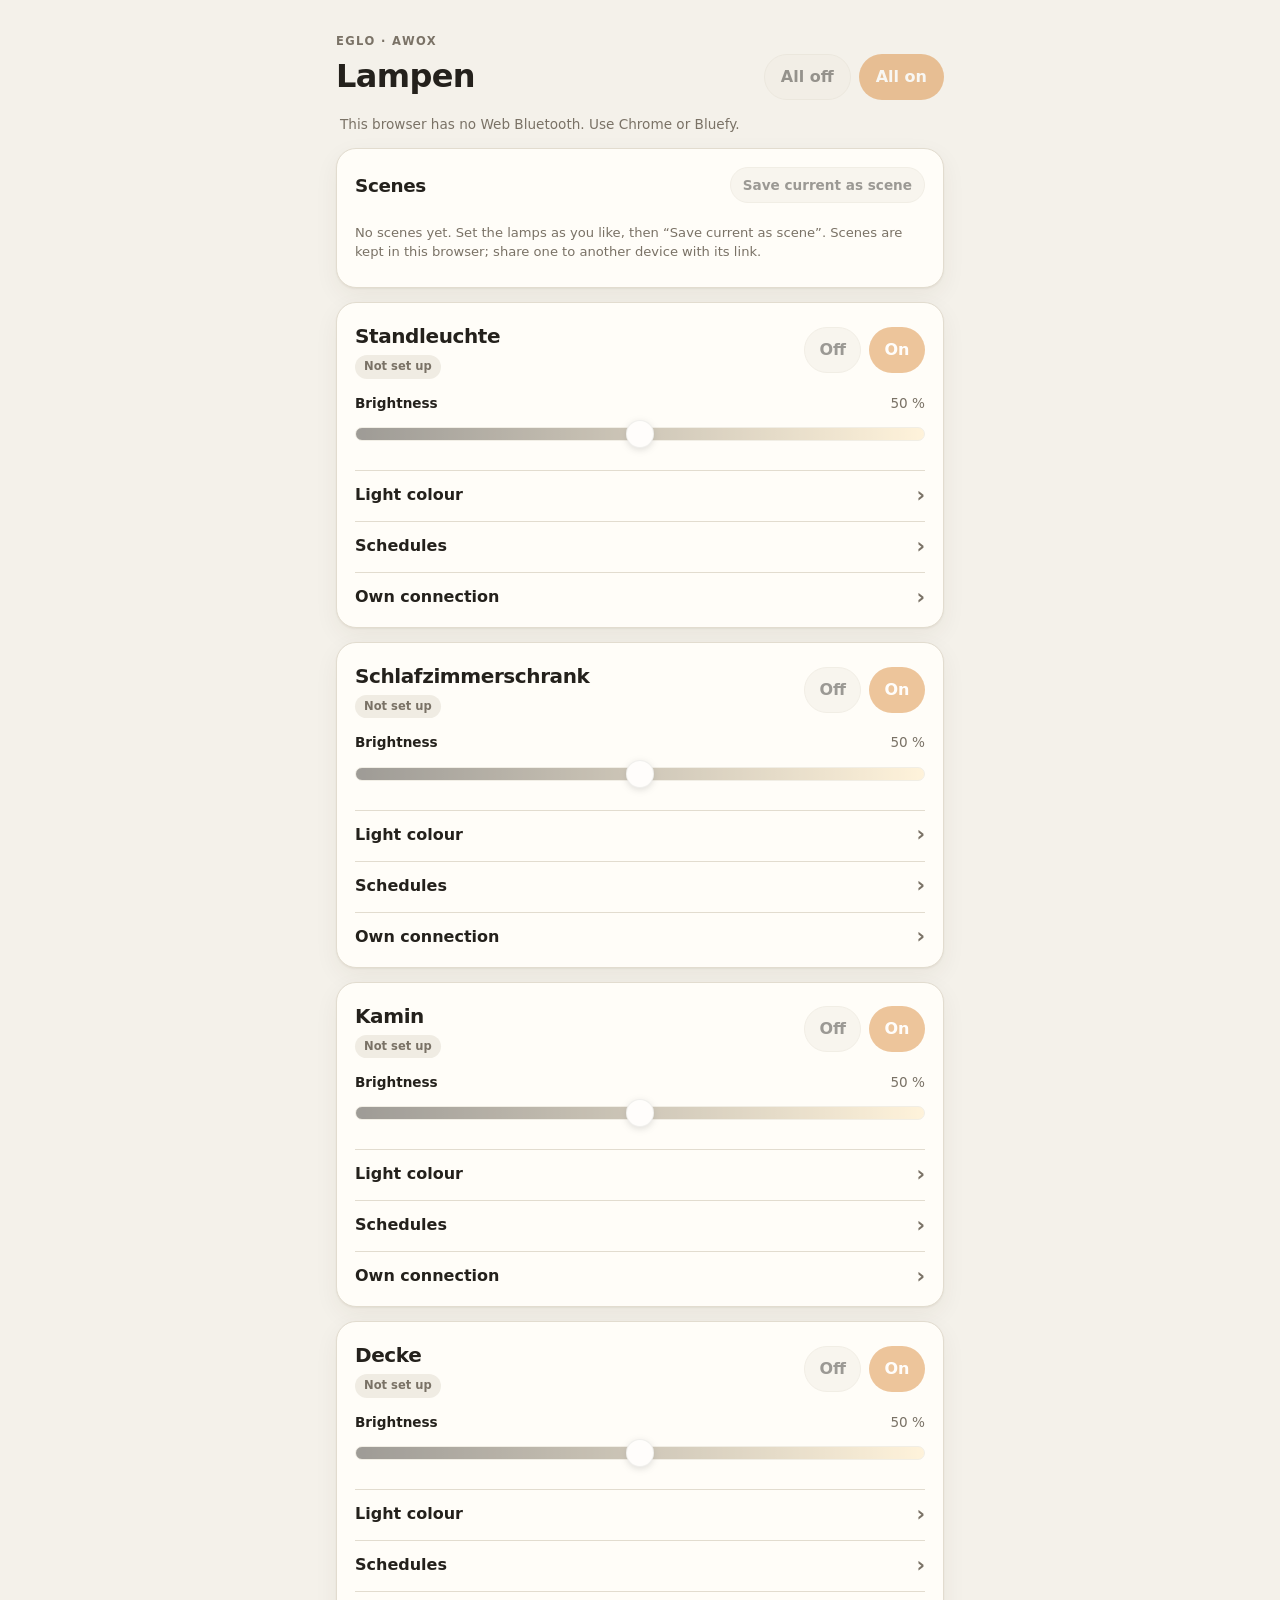
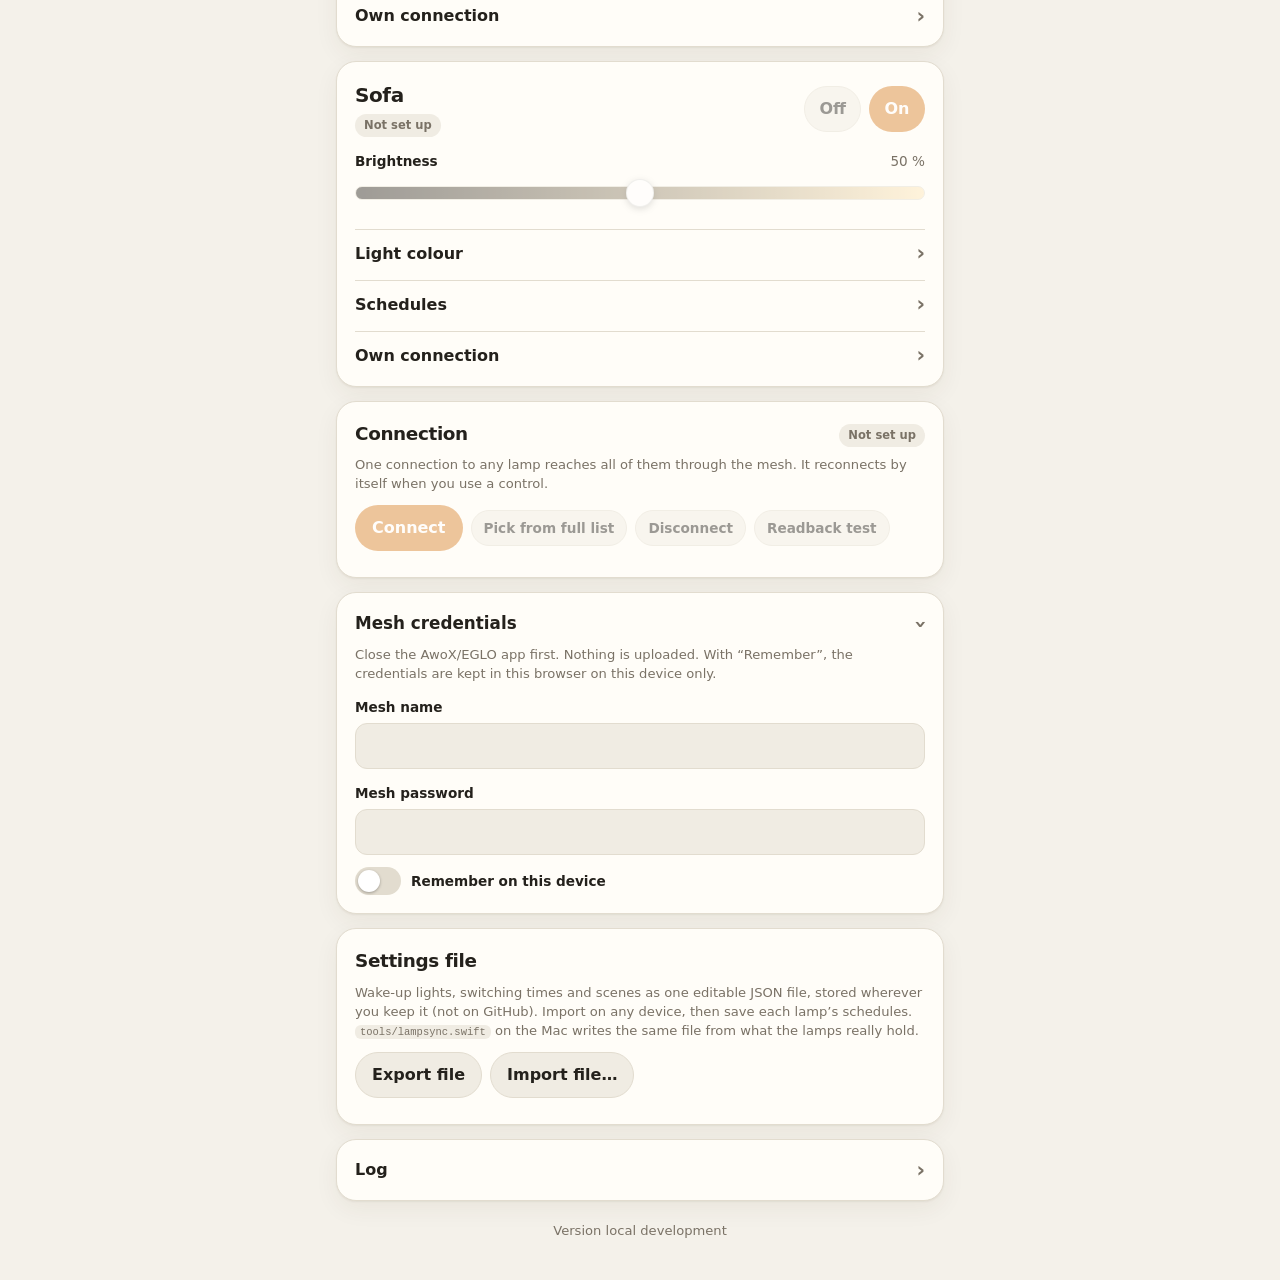
<file: index.html>
<!doctype html>
<html lang="de">
<head>
  <meta charset="utf-8">
  <meta name="viewport" content="width=device-width, initial-scale=1">
  <meta name="color-scheme" content="light dark">
  <meta name="theme-color" content="#f4f1ea" media="(prefers-color-scheme: light)">
  <meta name="theme-color" content="#16181c" media="(prefers-color-scheme: dark)">
  <meta name="referrer" content="no-referrer">
  <meta http-equiv="Content-Security-Policy" content="default-src 'none'; script-src 'self'; style-src 'self'; connect-src 'self'; img-src 'self'; base-uri 'none'; form-action 'none'; object-src 'none'">
  <title>Lamp Control</title>
  <meta name="build" content="__BUILD__">
  <link rel="stylesheet" href="style.css">
  <script src="protocol.js" defer></script>
  <script src="transport.js" defer></script>
  <script src="app.js" defer></script>
</head>
<body>
<main>
  <div id="update" class="notice" hidden><strong>A newer version is available.</strong> <button id="reload" class="secondary compact">Reload</button></div>
  <header class="top">
    <div><span class="eyebrow">EGLO · AwoX</span><h1>Lampen</h1></div>
    <div class="all-power" role="group" aria-label="All lamps">
      <button id="all-off" class="secondary" disabled>All off</button><button id="all-on" disabled>All on</button>
    </div>
  </header>
  <p id="status" class="status" role="status" aria-live="polite">Running local crypto self-test…</p>

  <template id="lamp-template">
    <section class="card lamp">
      <div class="lamp-head">
        <div><h2 class="lamp-name"></h2><span class="badge">Disconnected</span></div>
        <div class="power-actions"><button class="off secondary" disabled>Off</button><button class="on" disabled>On</button></div>
      </div>
      <label class="slider-label">Brightness <output class="brightness-out"></output></label>
      <input class="brightness" type="range" min="2" max="254" value="128" disabled>

      <details class="sub"><summary>Light colour</summary>
        <label class="slider-label">White <output class="temperature-out"></output></label>
        <input class="temperature" type="range" min="153" max="454" value="300" disabled>
        <label class="slider-label">Colour <output class="color-out"></output></label>
        <input class="hue" type="range" min="0" max="254" value="0" disabled>
        <label class="slider-label">Saturation <output class="saturation-out"></output></label>
        <input class="saturation" type="range" min="0" max="254" value="254" disabled>
      </details>

      <details class="sub"><summary>Schedules</summary>
        <p class="small">Stored in the lamp; they run with the phone off. The lamp cannot report what is stored, so this shows what this browser last saved.</p>
        <div class="schedules"></div>
        <div class="schedule timers">
          <h3>Switching times</h3>
          <p class="small">Up to 11 per lamp. “Save all” writes the whole list and clears unused slots, so edit a lamp’s list from one device.</p>
          <div class="timer-list"></div>
          <div class="actions"><button class="timer-add secondary">Add switching time</button><button class="timer-save" disabled>Save all to lamp</button></div>
          <p class="small timer-saved"></p>
        </div>
      </details>

      <details class="sub"><summary>Own connection</summary>
        <p class="small">Only needed without the mesh (Mac/Chrome can pick this lamp directly; Bluefy cannot).</p>
        <div class="actions">
          <button class="connect secondary" disabled>Connect</button>
          <button class="connect-any secondary" disabled>Pick from full list</button>
          <button class="disconnect secondary" disabled>Disconnect</button>
        </div>
      </details>
    </section>
  </template>
  <template id="timer-template">
    <details class="timer" open>
      <summary class="timer-summary"></summary>
      <div class="row3">
        <label>Time <input class="t-time" type="time"></label>
        <label>Action <select class="t-action"><option value="on">On</option><option value="off">Off</option></select></label>
        <label class="t-fade-label">Fade (min) <input class="t-fade" type="number" min="0" max="63"></label>
      </div>
      <p class="small t-off-hint">Off switches at once (the lamp ignores a fade here). To dim out, add an On entry with low brightness and a fade before it.</p>
      <div class="t-light">
        <label class="slider-label">Brightness <output class="t-b-out"></output></label>
        <input class="t-b" type="range" min="1" max="100">
        <label>Light <select class="t-mode"><option value="white">White</option><option value="color">Colour</option></select></label>
        <div class="t-white">
          <label class="slider-label">White <output class="t-w-out"></output></label>
          <input class="t-w" type="range" min="153" max="454">
          <div class="scale small"><span>warm</span><span>cold</span></div>
        </div>
        <div class="t-color">
          <label class="slider-label">Colour <output class="t-h-out"></output></label>
          <input class="t-h" type="range" min="0" max="254">
          <label class="slider-label">Saturation <output class="t-s-out"></output></label>
          <input class="t-s" type="range" min="0" max="254">
        </div>
      </div>
      <div class="weekdays"></div>
      <div class="actions"><label class="switch"><input type="checkbox" class="t-enabled"> Active</label><button class="t-delete danger compact">Delete</button></div>
    </details>
  </template>
  <template id="schedule-template">
    <div class="schedule">
      <div class="section-head"><h3 class="sch-title"></h3><label class="switch"><input type="checkbox" class="sch-enabled"> Active</label></div>
      <div class="row3">
        <label>Time <input class="sch-time" type="time" value="07:00"></label>
        <label>Fade (min) <input class="sch-fade" type="number" min="0" max="63" value="1"></label>
        <label class="sch-light">Bright. % <input class="sch-brightness" type="number" min="1" max="100" value="100"></label>
      </div>
      <div class="sch-light">
        <label class="slider-label">White <output class="sch-mired-out"></output></label>
        <input class="sch-mired" type="range" min="153" max="454" value="300">
        <div class="scale small"><span>warm</span><span>cold</span></div>
      </div>
      <div class="offrow sch-offrow"><label class="switch"><input type="checkbox" class="sch-off-enabled"> Turn off at</label><input class="sch-off-time" type="time" value="08:30" aria-label="Off time"></div>
      <div class="weekdays"></div>
      <div class="actions"><button class="sch-save" disabled>Save to lamp</button></div>
      <p class="small sch-saved"></p>
    </div>
  </template>
  <section class="card" id="scenes-card">
    <div class="section-head"><h2>Scenes</h2><button id="scene-new" class="secondary compact" disabled>Save current as scene</button></div>
    <div id="scene-incoming" class="notice" hidden>
      <strong>Scene “<span id="incoming-name"></span>”</strong> from a link.
      <div class="actions"><button id="incoming-apply">Apply</button><button id="incoming-save" class="secondary compact">Save to my scenes</button></div>
    </div>
    <div id="scene-list" class="scene-list"></div>
    <p id="scene-empty" class="small">No scenes yet. Set the lamps as you like, then “Save current as scene”. Scenes are kept in this browser; share one to another device with its link.</p>
    <div id="scene-editor" hidden>
      <label for="scene-name">Scene name</label>
      <input id="scene-name" type="text" maxlength="30" autocomplete="off">
      <div id="scene-lamps" class="scene-lamps"></div>
      <div class="actions"><button id="scene-save">Save scene</button><button id="scene-cancel" class="secondary compact">Cancel</button></div>
    </div>
    <div id="scene-link" hidden>
      <label for="scene-url">Link to this scene: copy it, open it on another device, or keep it as a bookmark</label>
      <input id="scene-url" type="text" readonly>
    </div>
  </section>

  <div id="lamps"></div>

  <section class="card">
    <div class="section-head"><h2>Connection</h2><span id="mesh-badge" class="badge">Not set up</span></div>
    <p class="small">One connection to any lamp reaches all of them through the mesh. It reconnects by itself when you use a control.</p>
    <div class="actions">
      <button id="mesh-connect" disabled>Connect</button>
      <button id="mesh-any" class="secondary compact" disabled>Pick from full list</button>
      <button id="mesh-disconnect" class="secondary compact" disabled>Disconnect</button>
      <button id="readback" class="secondary compact" disabled>Readback test</button>
    </div>
    <p id="readback-result" class="small"></p>
  </section>
  <details id="credentials" class="card sub-card" open>
    <summary><strong>Mesh credentials</strong> <span id="cred-state" class="small"></span></summary>
    <p class="small">Close the AwoX/EGLO app first. Nothing is uploaded. With “Remember”, the credentials are kept in this browser on this device only.</p>
    <label for="mesh-name">Mesh name</label>
    <input id="mesh-name" type="text" autocomplete="off" autocapitalize="none" autocorrect="off" spellcheck="false" maxlength="64">
    <label for="mesh-password">Mesh password</label>
    <input id="mesh-password" type="password" autocomplete="off" autocapitalize="none" autocorrect="off" spellcheck="false" maxlength="64">
    <div class="actions">
      <label class="switch"><input id="remember" type="checkbox"> Remember on this device</label>
      <button id="forget" class="secondary compact" hidden>Forget saved credentials</button>
    </div>
  </details>


  <section class="card">
    <h2>Settings file</h2>
    <p class="small">Wake-up lights, switching times and scenes as one editable JSON file, stored wherever you keep it (not on GitHub). Import on any device, then save each lamp’s schedules. <code>tools/lampsync.swift</code> on the Mac writes the same file from what the lamps really hold.</p>
    <div class="actions">
      <button id="file-export" class="secondary">Export file</button>
      <button id="file-import" class="secondary">Import file…</button>
      <input id="file-input" type="file" accept=".json,application/json" hidden>
    </div>
    <p id="file-status" class="small"></p>
  </section>

  <details class="card"><summary>Log</summary>
    <div class="actions"><button id="copy" class="secondary compact">Copy log</button></div>
    <textarea id="log" readonly spellcheck="false" aria-label="Log"></textarea>
    <p class="small">No credentials, device IDs, auth payloads or keys are logged.</p>
  </details>
  <footer class="small">Version <span id="build"></span></footer>
</main>
</body>
</html>
</file>
<file: style.css>
/* Lamp Control: one stylesheet, light and dark via tokens. */
:root {
  --bg: #f4f1ea; --surface: #fffdf8; --surface-2: #f0ece3; --line: #e2dccf;
  --text: #24211c; --muted: #7a7266; --accent: #d9822b; --accent-text: #fff;
  --accent-soft: #f7e3cc; --ok: #3f8f63; --ok-soft: #dcefe3; --danger: #b8483a;
  --shadow: 0 1px 2px rgba(60, 45, 20, .06), 0 8px 24px rgba(60, 45, 20, .06);
  --radius: 20px; --radius-sm: 12px;
  --warm: #ffae5c; --neutral: #fff6e8; --cold: #cfe2ff;
  color-scheme: light;
}
@media (prefers-color-scheme: dark) {
  :root:not([data-theme="light"]) {
    --bg: #16181c; --surface: #1f2228; --surface-2: #282c33; --line: #343943;
    --text: #ece8e1; --muted: #9a958c; --accent: #f0a050; --accent-text: #1b1206;
    --accent-soft: #3a2c1c; --ok: #6cc391; --ok-soft: #1f3529; --danger: #e07a6b;
    --shadow: 0 1px 2px rgba(0, 0, 0, .3), 0 8px 24px rgba(0, 0, 0, .25);
    color-scheme: dark;
  }
}
:root[data-theme="dark"] {
  --bg: #16181c; --surface: #1f2228; --surface-2: #282c33; --line: #343943;
  --text: #ece8e1; --muted: #9a958c; --accent: #f0a050; --accent-text: #1b1206;
  --accent-soft: #3a2c1c; --ok: #6cc391; --ok-soft: #1f3529; --danger: #e07a6b;
  color-scheme: dark;
}

* { box-sizing: border-box; }
[hidden] { display: none !important; }
html { -webkit-text-size-adjust: 100%; }
body {
  margin: 0; background: var(--bg); color: var(--text);
  font: 16px/1.5 -apple-system, BlinkMacSystemFont, "Segoe UI", system-ui, sans-serif;
}
main { max-width: 640px; margin: 0 auto; padding: max(20px, env(safe-area-inset-top)) 16px 40px; }
h1, h2, h3 { margin: 0; letter-spacing: -.02em; }
h1 { font-size: 2rem; font-weight: 750; }
h2 { font-size: 1.15rem; font-weight: 700; }
h3 { font-size: 1rem; font-weight: 650; }
p { margin: 8px 0; }
.small { font-size: .82rem; color: var(--muted); line-height: 1.45; }
.eyebrow { font-size: .72rem; font-weight: 700; letter-spacing: .12em; text-transform: uppercase; color: var(--muted); }

/* Header */
.top { display: flex; align-items: flex-end; justify-content: space-between; gap: 12px; flex-wrap: wrap; margin: 8px 0 14px; }
.all-power { display: flex; gap: 8px; }
.status { font-size: .85rem; color: var(--muted); min-height: 1.4em; margin: 0 4px 14px; }

/* Cards */
.card {
  background: var(--surface); border: 1px solid var(--line); border-radius: var(--radius);
  padding: 18px; margin: 0 0 14px; box-shadow: var(--shadow);
}
.section-head { display: flex; justify-content: space-between; align-items: center; gap: 12px; }
.lamp-head { display: flex; justify-content: space-between; align-items: center; gap: 12px; margin-bottom: 6px; }
.lamp-head > div:first-child { flex: 1 1 auto; min-width: 0; }
/* Long German names ("Schlafzimmerschrank") must wrap instead of pushing the buttons out. */
.lamp-head h2 { font-size: 1.25rem; hyphens: auto; -webkit-hyphens: auto; overflow-wrap: anywhere; }
.badge {
  display: inline-block; margin-top: 4px; font-size: .72rem; font-weight: 650; padding: 3px 9px;
  border-radius: 999px; background: var(--surface-2); color: var(--muted); white-space: nowrap;
}
.notice { background: var(--accent-soft); border-radius: var(--radius-sm); padding: 12px 14px; margin-bottom: 14px; }
#update { display: flex; align-items: center; justify-content: space-between; gap: 12px; }

/* Buttons */
button {
  appearance: none; font: inherit; font-weight: 650; cursor: pointer; min-height: 44px;
  padding: 10px 16px; border-radius: 999px; border: 1px solid transparent;
  background: var(--accent); color: var(--accent-text); transition: transform .08s, opacity .15s;
}
button:active:not(:disabled) { transform: scale(.97); }
button.secondary { background: var(--surface-2); color: var(--text); border-color: var(--line); }
button.danger { background: transparent; color: var(--danger); border-color: var(--line); }
button.compact { min-height: 36px; padding: 6px 12px; font-size: .85rem; }
button:disabled { opacity: .45; cursor: not-allowed; }
:focus-visible { outline: 3px solid var(--accent); outline-offset: 2px; }
.actions { display: flex; gap: 8px; flex-wrap: wrap; align-items: center; margin-top: 12px; }
.power-actions { display: flex; gap: 8px; flex-shrink: 0; }
.power-actions button { min-width: 56px; padding: 10px 14px; }

/* Fields */
label { display: block; font-size: .85rem; font-weight: 600; margin: 14px 0 6px; }
input[type=text], input[type=password], input[type=number], input[type=time], select, textarea {
  font: inherit; width: 100%; min-width: 0; padding: 10px 12px; color: var(--text);
  background: var(--surface-2); border: 1px solid var(--line); border-radius: var(--radius-sm);
}
input[type=time] { -webkit-appearance: none; appearance: none; min-height: 44px; display: block; font-variant-numeric: tabular-nums; }
/* Desktop Chrome's clock icon squeezes the time in narrow fields; typing still works. */
input[type=time]::-webkit-calendar-picker-indicator { display: none; }
select { -webkit-appearance: none; appearance: none; min-height: 44px; }
.row3 { display: grid; grid-template-columns: repeat(auto-fit, minmax(78px, 1fr)); gap: 8px; }
.row3 label { margin: 12px 0 0; }
.row3 input, .row3 select { margin-top: 6px; }
textarea { height: 220px; font: .72rem/1.6 ui-monospace, SFMono-Regular, Menlo, monospace; resize: vertical; }

/* Sliders: the track shows what it controls */
.slider-label { display: flex; justify-content: space-between; align-items: baseline; margin-bottom: 4px; }
.slider-label output { font-weight: 500; color: var(--muted); font-variant-numeric: tabular-nums; }
input[type=range] {
  -webkit-appearance: none; appearance: none; width: 100%; height: 30px; margin: 2px 0;
  background: transparent; cursor: pointer;
}
input[type=range]::-webkit-slider-runnable-track { height: 14px; border-radius: 999px; background: var(--track, var(--surface-2)); border: 1px solid var(--line); }
input[type=range]::-moz-range-track { height: 14px; border-radius: 999px; background: var(--track, var(--surface-2)); border: 1px solid var(--line); }
input[type=range]::-webkit-slider-thumb {
  -webkit-appearance: none; width: 28px; height: 28px; margin-top: -8px; border-radius: 50%;
  background: #fff; border: 1px solid rgba(0, 0, 0, .12); box-shadow: 0 2px 6px rgba(0, 0, 0, .25);
}
input[type=range]::-moz-range-thumb { width: 28px; height: 28px; border-radius: 50%; background: #fff; border: 1px solid rgba(0, 0, 0, .12); box-shadow: 0 2px 6px rgba(0, 0, 0, .25); }
input[type=range]:disabled { opacity: .45; cursor: not-allowed; }
.brightness, .t-b { --track: linear-gradient(90deg, #2a2620, #ffe7b8); }
.temperature, .t-w, .sch-mired { --track: linear-gradient(90deg, var(--warm), var(--neutral) 55%, var(--cold)); }
.hue, .t-h { --track: linear-gradient(90deg, #f33, #fd3 17%, #3d5 33%, #3dd 50%, #36f 67%, #d3e 83%, #f33); }
.saturation, .t-s { --track: linear-gradient(90deg, #f4f1ea, #e8553a); }
.scale { display: flex; justify-content: space-between; margin-top: -2px; }

/* Switch (checkbox) */
.switch { display: inline-flex; align-items: center; gap: 10px; margin: 0; font-weight: 600; cursor: pointer; }
.switch input {
  -webkit-appearance: none; appearance: none; width: 46px; height: 28px; margin: 0; flex-shrink: 0;
  border-radius: 999px; background: var(--line); position: relative; cursor: pointer; transition: background .15s;
}
.switch input::after {
  content: ""; position: absolute; top: 3px; left: 3px; width: 22px; height: 22px; border-radius: 50%;
  background: #fff; box-shadow: 0 1px 3px rgba(0, 0, 0, .3); transition: transform .15s;
}
.switch input:checked { background: var(--ok); }
.switch input:checked::after { transform: translateX(18px); }
.offrow { display: flex; align-items: center; gap: 12px; margin-top: 14px; }
.offrow input[type=time] { width: auto; flex: 0 1 120px; }

/* Weekday chips */
.weekdays { display: flex; gap: 4px; margin-top: 14px; }
.weekdays label {
  flex: 1 1 0; min-width: 0; margin: 0; padding: 8px 0; text-align: center; border-radius: 999px; cursor: pointer;
  background: var(--surface-2); border: 1px solid var(--line); color: var(--muted); font-weight: 650; font-size: .85rem;
}
.weekdays label:has(input:checked) { background: var(--ok-soft); border-color: var(--ok); color: var(--ok); }
.weekdays input { position: absolute; opacity: 0; pointer-events: none; }

/* Folding sections */
details.sub { border-top: 1px solid var(--line); margin-top: 14px; padding-top: 12px; }
details > summary { cursor: pointer; font-weight: 650; list-style: none; display: flex; align-items: center; justify-content: space-between; gap: 8px; }
details > summary::-webkit-details-marker { display: none; }
details > summary::after { content: "›"; font-size: 1.3rem; line-height: 1; color: var(--muted); transition: transform .15s; }
details[open] > summary::after { transform: rotate(90deg); }
.sub-card > summary { font-size: 1.05rem; }

/* Schedules */
.schedule { background: var(--surface-2); border: 1px solid var(--line); border-radius: var(--radius-sm); padding: 14px; margin-top: 12px; }
.schedule .section-head h3, .schedule > h3 { margin-bottom: 2px; }
.schedule input[type=text], .schedule input[type=number], .schedule input[type=time], .schedule select { background: var(--surface); }
.timer { border-top: 1px solid var(--line); padding: 10px 0; }
.timer:first-child { border-top: 0; }
.timer summary { font-variant-numeric: tabular-nums; font-size: .92rem; }
.timer-list { margin-top: 6px; }

/* Scenes */
.scene-list { display: flex; flex-direction: column; gap: 8px; margin-top: 12px; }
.scene { display: flex; gap: 8px; align-items: center; }
.scene .scene-apply { flex: 1; text-align: left; background: var(--accent-soft); color: var(--text); border-color: transparent; }
.scene-lamps { display: flex; flex-direction: column; gap: 8px; margin-top: 12px; }
.scene-lamps label { display: flex; gap: 10px; align-items: center; margin: 0; font-weight: 500; }
.scene-lamps input { width: 20px; height: 20px; margin: 0; accent-color: var(--ok); }
#scene-url { margin-top: 10px; }

footer { margin-top: 20px; text-align: center; }
code{font:.8em ui-monospace,SFMono-Regular,Menlo,monospace;background:var(--surface-2);padding:1px 5px;border-radius:6px}
</file>
